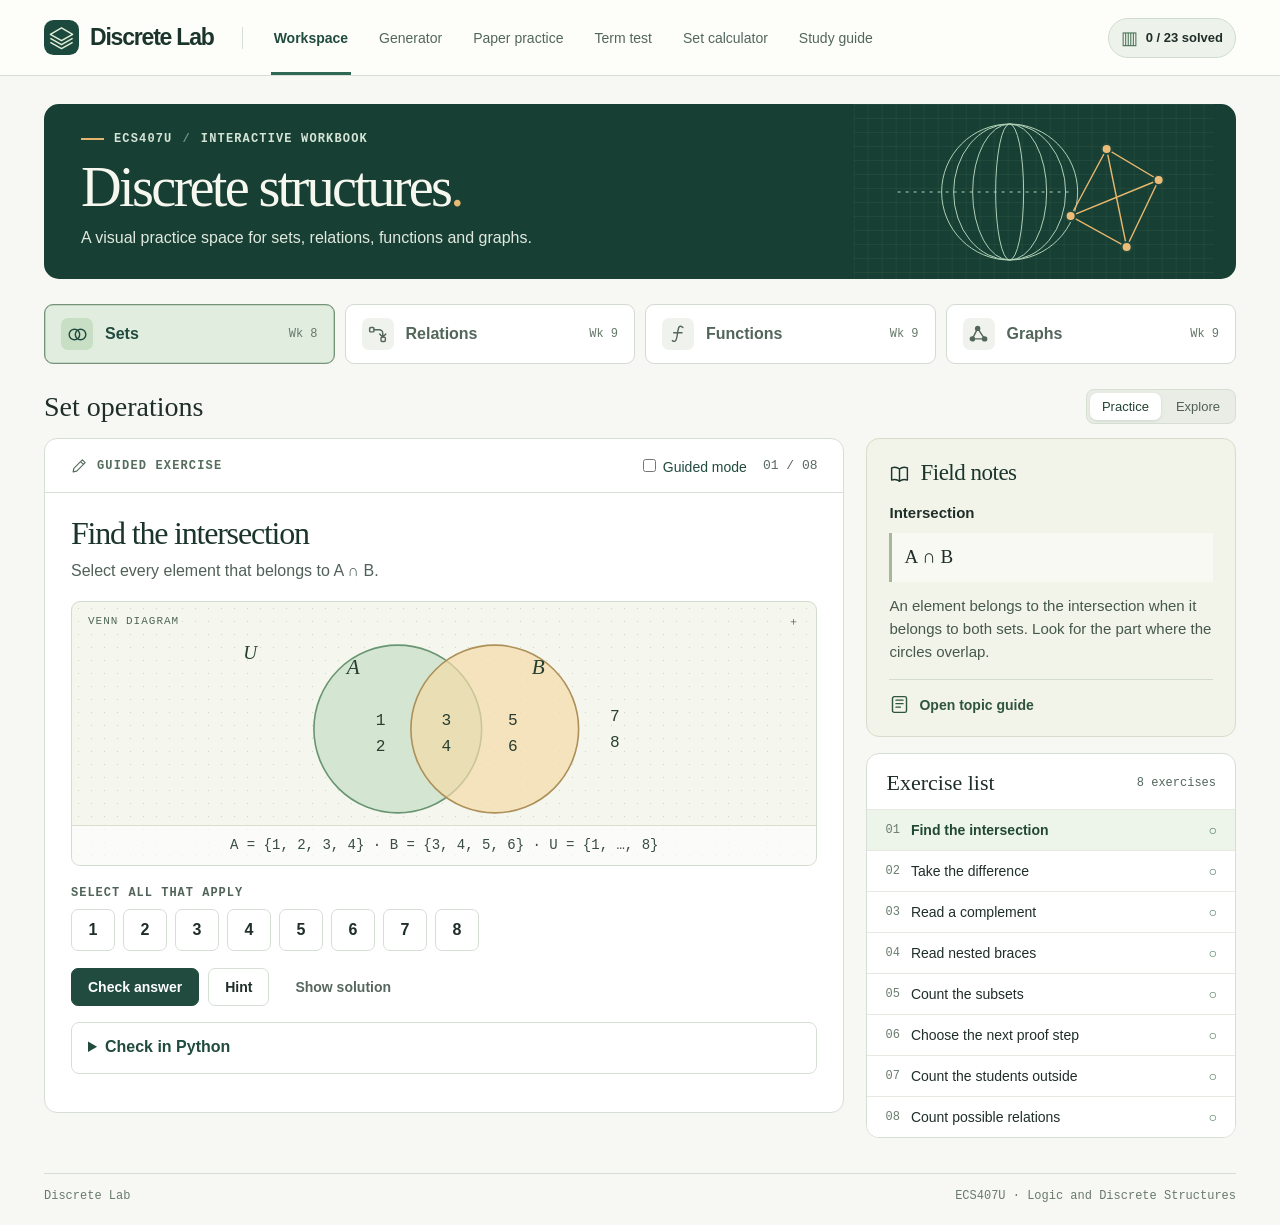
<file: index.html>
<!doctype html>
<html lang="en-GB">
<head>
<meta charset="utf-8"><meta http-equiv="Content-Security-Policy" content="default-src 'none'; script-src 'self'; style-src 'self'; img-src 'self'; base-uri 'none'; form-action 'none'"><meta name="referrer" content="no-referrer"><meta name="viewport" content="width=device-width,initial-scale=1">
<meta name="theme-color" content="#173f35"><meta name="description" content="Explore discrete mathematics with diagrams and guided exercises for ECS407U.">
<title>Discrete Lab · ECS407U</title><link rel="icon" href="./mark.svg"><link rel="stylesheet" href="./style.css?v=sets-2">
</head>
<body>
<header><div class="top wrap"><a href="./" class="brand"><img src="./mark.svg" alt="">Discrete Lab</a><div class="divider"></div><nav aria-label="Main navigation"><button id="practice" aria-current="page">Workspace</button><a id="generate" href="./?generator=1">Generator</a><a href="./paper.html">Paper practice</a><a href="./term-test.html">Term test</a><a href="./sets.html">Set calculator</a><button id="guide">Study guide</button></nav><button id="progress" class="progress"><span class="baricon" aria-hidden="true">▥</span><span id="total"></span></button></div></header>
<main class="wrap">
<section class="hero"><div class="herocopy"><div class="eyebrow"><span class="goldline"></span>ECS407U <span class="sep">/</span> INTERACTIVE WORKBOOK</div><h1>Discrete structures<span>.</span></h1><p>A visual practice space for sets, relations, functions and graphs.</p></div>
<svg class="heroart" viewBox="0 0 360 175" aria-hidden="true"><defs><pattern id="fine" width="14" height="14" patternUnits="userSpaceOnUse"><path d="M14 0H0V14" fill="none" stroke="#d7ead7" stroke-opacity=".13" stroke-width=".8"/></pattern></defs><rect width="360" height="175" fill="url(#fine)"/><g fill="none"><g stroke="#afcfb6" stroke-width="1"><ellipse cx="156" cy="88" rx="68" ry="68"/><ellipse cx="156" cy="88" rx="56" ry="68"/><ellipse cx="156" cy="88" rx="37" ry="68"/><ellipse cx="156" cy="88" rx="14" ry="68"/></g><g stroke="#e8b76e" stroke-width="1.4"><path d="m217 112 36-67 52 31-32 67-56-31 88-36m-52-31 20 98"/></g><g fill="#ecbd78" stroke="#21483d" stroke-width="2"><circle cx="217" cy="112" r="5"/><circle cx="253" cy="45" r="5"/><circle cx="305" cy="76" r="5"/><circle cx="273" cy="143" r="5"/></g><path d="M44 88h174" stroke="#abcab2" stroke-dasharray="3 5"/></g></svg></section>
<div id="app"></div>
<footer><span>Discrete Lab</span><span>ECS407U · Logic and Discrete Structures</span></footer>
</main>
<dialog id="modal"><div class="modalhead"><h2 id="modalTitle"></h2><button id="close" aria-label="Close dialog">✕</button></div><div id="modalBody"></div></dialog>
<script type="module" src="./app.js?v=sets-2"></script></body></html>
</file>
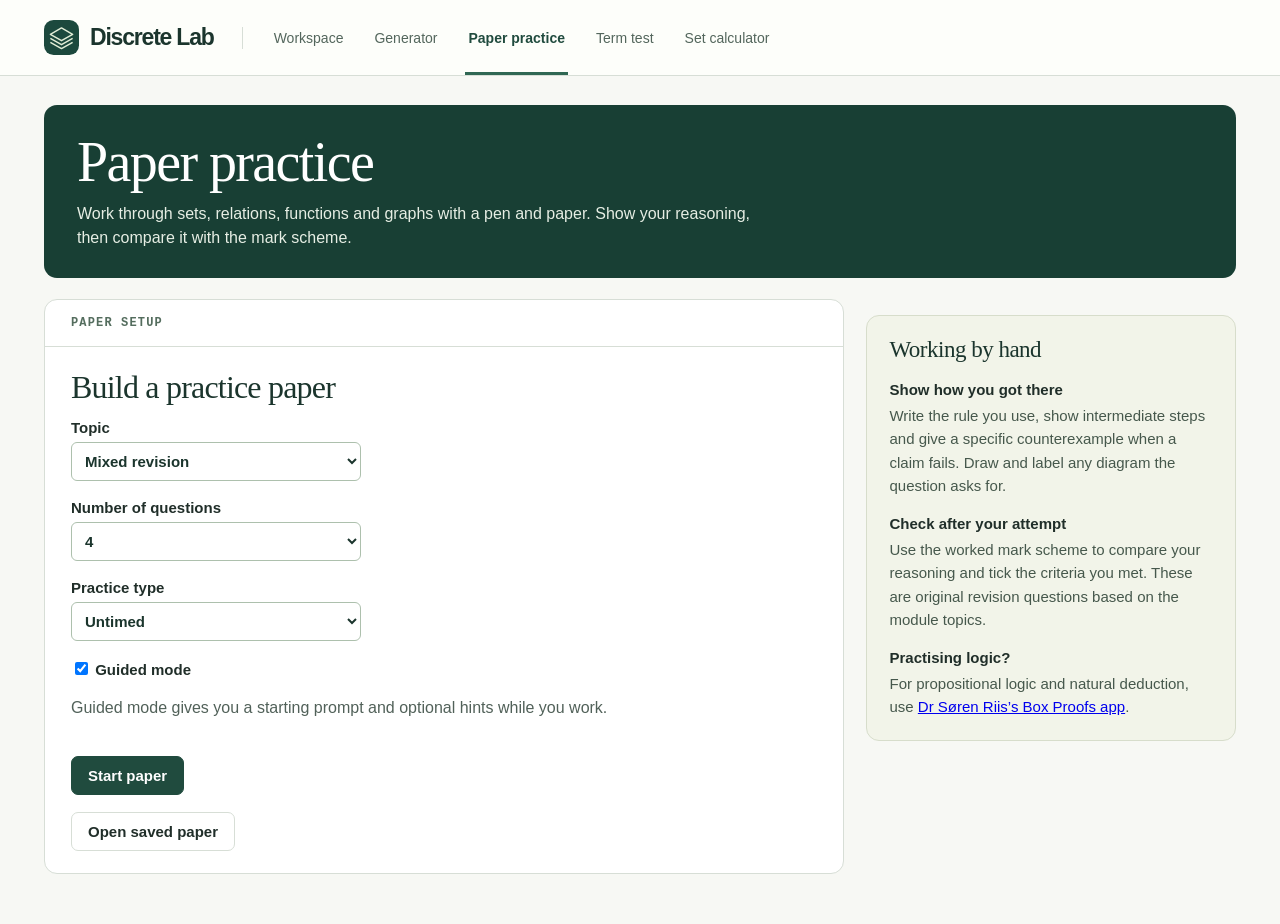
<file: paper.html>
<!doctype html>
<html lang="en-GB">
<head>
<meta charset="utf-8"><meta http-equiv="Content-Security-Policy" content="default-src 'none'; script-src 'self'; style-src 'self'; img-src 'self'; base-uri 'none'; form-action 'none'"><meta name="referrer" content="no-referrer"><meta name="viewport" content="width=device-width, initial-scale=1">
<meta name="theme-color" content="#173f35">
<meta name="description" content="Practise ECS407U discrete structures by hand with printable question papers and worked mark schemes.">
<title>Paper practice · Discrete Lab</title>
<link rel="icon" href="./mark.svg">
<link rel="stylesheet" href="./style.css?v=sets-2">
<link rel="stylesheet" href="./paper.css">
<script type="module" src="./paper.js?v=sets-2"></script>
</head>
<body>
<header><div class="top wrap"><a href="./" class="brand"><img src="./mark.svg" alt="">Discrete Lab</a><div class="divider"></div><nav aria-label="Main navigation"><a href="./">Workspace</a><a href="./?generator=1">Generator</a><a href="./paper.html" aria-current="page">Paper practice</a><a href="./term-test.html">Term test</a><a href="./sets.html">Set calculator</a></nav></div></header>
<main id="paperApp" class="wrap">
<section class="paper-hero"><h1>Paper practice</h1><p>Work through sets, relations, functions and graphs with a pen and paper. Show your reasoning, then compare it with the mark scheme.</p></section>
<div id="paperView"></div>
<noscript><p>Enable JavaScript to build, print and self-mark a practice paper.</p></noscript>
</main>
<section id="paperPrint" hidden></section>
</body>
</html>
</file>
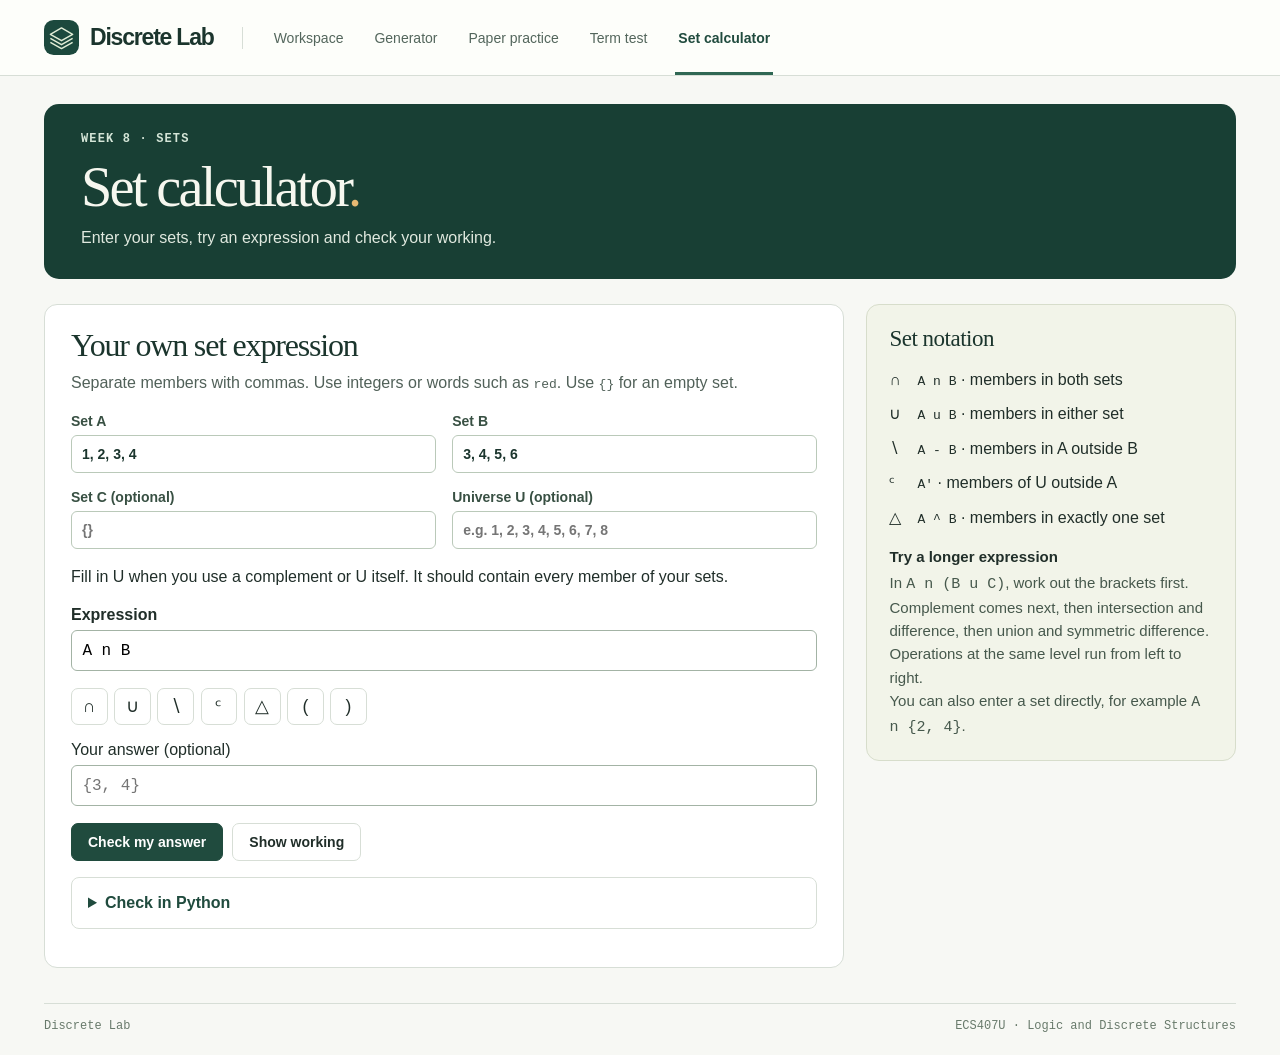
<file: sets.html>
<!doctype html>
<html lang="en-GB">
<head><meta charset="utf-8"><meta http-equiv="Content-Security-Policy" content="default-src 'none'; script-src 'self'; style-src 'self'; img-src 'self'; base-uri 'none'; form-action 'none'"><meta name="referrer" content="no-referrer"><meta name="viewport" content="width=device-width,initial-scale=1"><title>Your own set expression · Discrete Lab</title><link rel="icon" href="./mark.svg"><link rel="stylesheet" href="./style.css?v=sets-2"><script type="module" src="./set-workspace.js"></script></head>
<body>
<header><div class="top wrap"><a href="./" class="brand"><img src="./mark.svg" alt="">Discrete Lab</a><div class="divider"></div><nav aria-label="Main navigation"><a href="./">Workspace</a><a href="./?generator=1">Generator</a><a href="./paper.html">Paper practice</a><a href="./term-test.html">Term test</a><a href="./sets.html" aria-current="page">Set calculator</a></nav></div></header>
<main class="wrap">
<section class="hero"><div class="herocopy"><div class="eyebrow">Week 8 · Sets</div><h1>Set calculator<span>.</span></h1><p>Enter your sets, try an expression and check your working.</p></div></section>
<div class="workspace"><section class="panel"><div class="panelbody">
<form id="setForm"><h2>Your own set expression</h2>
<p id="membersHelp" class="prompt">Separate members with commas. Use integers or words such as <code>red</code>. Use <code>{}</code> for an empty set.</p>
<div class="formgrid">
<label>Set A<input name="A" value="1, 2, 3, 4" maxlength="1500"></label>
<label>Set B<input name="B" value="3, 4, 5, 6" maxlength="1500"></label>
<label>Set C (optional)<input name="C" placeholder="{}" maxlength="1500"></label>
<label>Universe U (optional)<input name="U" placeholder="e.g. 1, 2, 3, 4, 5, 6, 7, 8" maxlength="1500"></label></div>
<p>Fill in U when you use a complement or U itself. It should contain every member of your sets.</p>
<label for="expression"><strong>Expression</strong></label>
<input id="expression" class="set-input" name="expression" value="A n B" maxlength="200" autocomplete="off" spellcheck="false">
<div id="symbols" class="actions" role="group" aria-label="Insert a set symbol"></div>
<label for="myAnswer">Your answer (optional)</label><input id="myAnswer" name="answer" class="set-input" placeholder="{3, 4}" maxlength="1500">
<div class="actions"><button class="primary" type="submit" value="check">Check my answer</button><button class="secondary" type="submit" value="solve">Show working</button></div></form>
<p id="status" role="status"></p><div id="working"></div></div></section>
<aside class="notes"><div class="notetitle">Set notation</div>
<dl class="set-key"><dt>∩</dt><dd><code>A n B</code> · members in both sets</dd><dt>∪</dt><dd><code>A u B</code> · members in either set</dd><dt>∖</dt><dd><code>A - B</code> · members in A outside B</dd><dt>ᶜ</dt><dd><code>A'</code> · members of U outside A</dd><dt>△</dt><dd><code>A ^ B</code> · members in exactly one set</dd></dl>
<h3>Try a longer expression</h3><p>In <code>A n (B u C)</code>, work out the brackets first. Complement comes next, then intersection and difference, then union and symmetric difference. Operations at the same level run from left to right.</p>
<p>You can also enter a set directly, for example <code>A n {2, 4}</code>.</p></aside></div>
<noscript><p>Enable JavaScript to work out set expressions.</p></noscript>
<footer><span>Discrete Lab</span><span>ECS407U · Logic and Discrete Structures</span></footer></main></body></html>
</file>
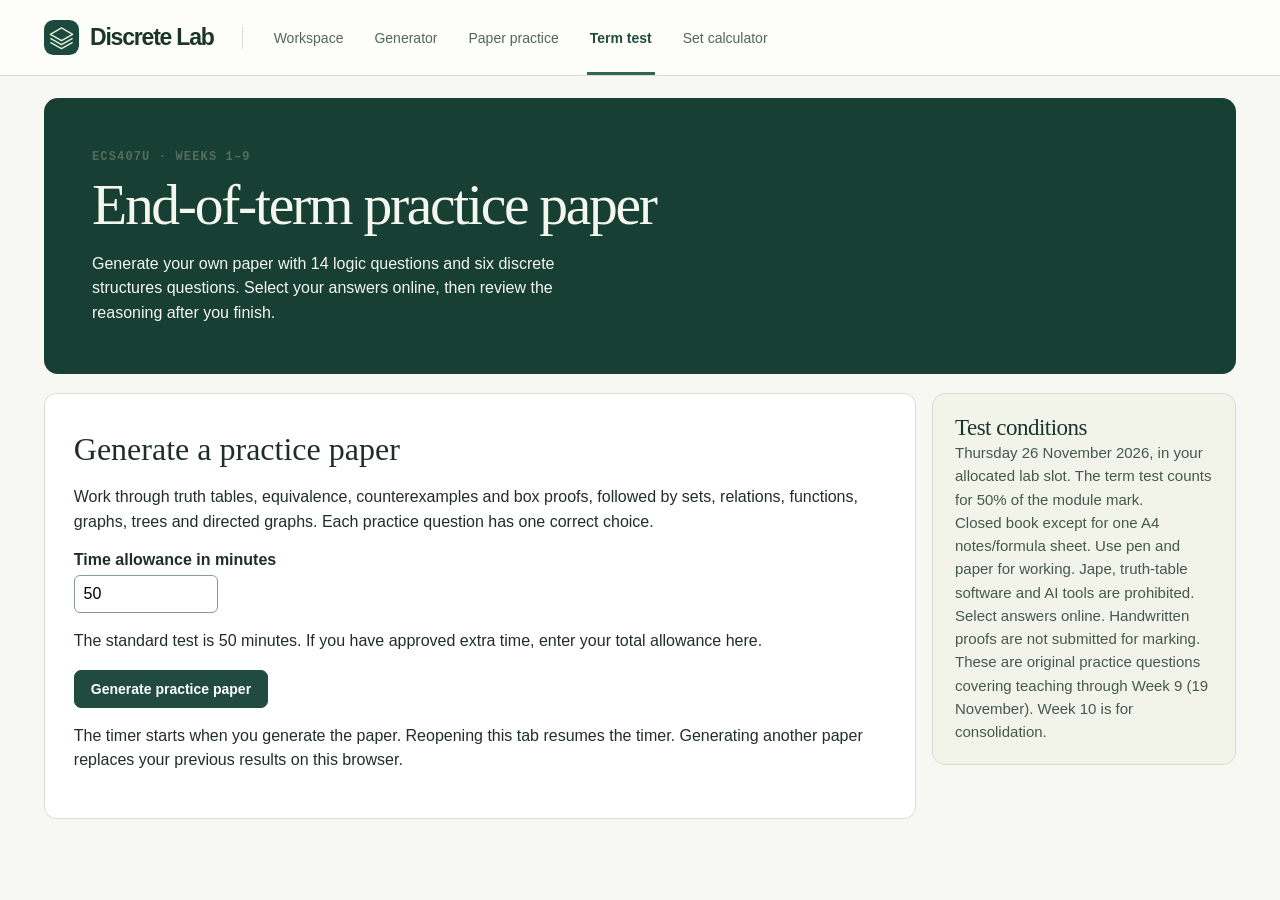
<file: term-test.html>
<!doctype html>
<html lang="en-GB">
<head>
<meta charset="utf-8"><meta http-equiv="Content-Security-Policy" content="default-src 'none'; script-src 'self'; style-src 'self'; img-src 'self'; base-uri 'none'; form-action 'none'"><meta name="referrer" content="no-referrer"><meta name="viewport" content="width=device-width,initial-scale=1">
<meta name="theme-color" content="#173f35"><title>Term test practice · Discrete Lab</title>
<link rel="icon" href="./mark.svg"><link rel="stylesheet" href="./style.css?v=sets-2"><link rel="stylesheet" href="./term-test.css">
<script type="module" src="./term-test.js"></script>
</head>
<body>
<header><div class="top wrap"><a href="./" class="brand"><img src="./mark.svg" alt="">Discrete Lab</a><div class="divider"></div>
<nav aria-label="Main navigation"><a href="./">Workspace</a><a href="./?generator=1">Generator</a><a href="./paper.html">Paper practice</a><a href="./term-test.html" aria-current="page">Term test</a><a href="./sets.html">Set calculator</a></nav></div></header>
<main class="wrap" id="exam"><div id="examView"></div><noscript><p>Enable JavaScript to generate and sit a practice paper.</p></noscript></main>
</body></html>
</file>
<file: style.css>
:root{font-family:"DM Sans",Inter,Arial,sans-serif;color:#202e29;background:#f7f8f4;font-synthesis:none;--green:#204b3e;--ink:#1b352d;--rule:#d7ded6;--muted:#53665c;--mono:"IBM Plex Mono","Courier New",monospace;--serif:Georgia,"Times New Roman",serif}
*{box-sizing:border-box}body{margin:0}button,select{font:inherit;color:inherit}button,a{touch-action:manipulation}button{cursor:pointer}button:focus-visible,a:focus-visible,summary:focus-visible,select:focus-visible{outline:3px solid #b26a18;outline-offset:3px}button:disabled{cursor:default;opacity:.45}button{border:1px solid var(--rule);background:white;border-radius:7px}header{background:#fdfefa;border-bottom:1px solid var(--rule)}.wrap{width:min(1232px,calc(100% - 88px));margin:auto}.top{display:flex;align-items:center;gap:28px;min-height:75px}.brand{display:flex;align-items:center;gap:11px;font-size:23px;font-weight:700;letter-spacing:-1.2px;color:var(--ink);text-decoration:none}.brand img{width:35px;height:35px}.divider{width:1px;height:22px;background:var(--rule)}nav{display:flex;align-self:stretch;gap:25px}nav :is(button,a){background:none;border:0;border-radius:0;color:var(--muted);font-size:14px;padding:0 3px;position:relative}nav [aria-current=page]{font-weight:700;color:var(--green)}nav [aria-current=page]:after{content:"";position:absolute;height:3px;background:#2f6753;bottom:0;left:0;right:0}.progress{margin-left:auto;display:flex;align-items:center;gap:8px;font-size:13px;font-weight:600;padding:8px 12px;background:#edf3ea;border-color:#d0ddce;border-radius:20px}.baricon{font-size:18px;color:#406b50}
.hero{position:relative;overflow:hidden;border-radius:15px;background:#183f34;color:#f6f7ef;margin:28px 0 25px;display:flex;align-items:center;min-height:175px}.herocopy{position:relative;z-index:1;padding:28px 37px}.heroart{height:100%;width:34%;position:absolute;right:0;top:0;object-fit:cover}.eyebrow,.kicker,.smallcap{font:600 12px var(--mono);letter-spacing:1.15px;text-transform:uppercase}.hero .eyebrow{display:flex;align-items:center;gap:10px;color:#d4e5d7}.goldline{width:23px;height:2px;background:#e4b46f}.sep{opacity:.5}.hero h1{font:normal clamp(42px,4.4vw,65px)/1.04 var(--serif);letter-spacing:-2.7px;margin:12px 0 9px}.hero h1 span{color:#e7b973}.hero p{font-size:16px;line-height:1.55;margin:0;color:#e0e9df}
.tabs{display:grid;grid-template-columns:repeat(4,1fr);gap:10px;margin-bottom:25px}.tab{display:flex;align-items:center;text-align:left;gap:12px;padding:13px 16px;border-color:#d3dbd2;border-radius:9px;color:var(--muted);font-weight:600}.tab .iconbox{width:32px;height:32px;display:grid;place-items:center;border-radius:7px;background:#f0f3ed}.tab.active{color:var(--green);background:#e1edde;border-color:#749379;box-shadow:inset 0 0 0 .35px #749379}.tab.active .iconbox{background:#c8dfc5}.tab small{margin-left:auto;font:12px var(--mono);color:#65786a}.icon{height:21px;width:21px;vertical-align:middle;flex-shrink:0}.workspace{display:grid;grid-template-columns:minmax(0,1fr) minmax(260px,31%);gap:22px;align-items:start}.panel,.notes,.library,.guidecard{border:1px solid var(--rule);border-radius:13px;background:#fff;overflow:hidden}.panelhead,.panelbody{padding:22px 26px}.panelhead{border-bottom:1px solid var(--rule);display:flex;justify-content:space-between;align-items:center;padding-top:16px;padding-bottom:16px}.kicker,.smallcap{color:#546d5e}.panelhead .kicker{display:flex;align-items:center;gap:9px}.panelhead .kicker .icon{width:17px}.counter{font:13px var(--mono);color:#58685e}.panelbody h2,.guide h2{font:normal clamp(28px,2.5vw,38px)/1.13 var(--serif);letter-spacing:-1.2px;color:var(--ink);margin:0 0 8px}.prompt{line-height:1.55;color:#516159;margin:0 0 17px}.board{background-color:#f5f7ef;background-image:radial-gradient(#c9d4c3 .85px,transparent .85px);background-size:13px 13px;border:1px solid #d3dbcc;border-radius:9px;overflow:hidden}.boardtop{display:flex;align-items:center;justify-content:space-between;gap:8px;padding:12px 16px 0;color:#516856;font:11px var(--mono);text-transform:uppercase;letter-spacing:1px}.board svg.fig{display:block;width:100%;height:196px}.board .legend{background:#ffffffa6;border-top:1px solid #d7dece;color:#394c41;padding:9px 14px;text-align:center;font:14px/1.5 var(--mono);overflow-wrap:anywhere}.answerlabel{display:block;margin:20px 0 9px;font:600 12px var(--mono);letter-spacing:1px;text-transform:uppercase;color:#52645a}.choices{display:flex;gap:8px;flex-wrap:wrap}.choice{min-width:44px;padding:9px 14px;font-weight:550;line-height:1.35}.choice[aria-pressed=true],.switcher [aria-pressed=true]{background:#deebde;border-color:#64896d;color:#163e2c;box-shadow:inset 0 0 0 .6px #64896d}.actions{margin-top:17px;display:flex;flex-wrap:wrap;gap:9px;align-items:center}.primary,.secondary,.ghost{padding:10px 16px;font-size:14px;font-weight:600}.primary{background:var(--green);color:white;border:1px solid var(--green)}.secondary{background:white}.ghost{border-color:transparent;color:#57675f;background:transparent}.notes{background:#f2f4e9;border-color:#d7ddcb;padding:21px 22px}.notetitle{display:flex;align-items:center;gap:10px;font:normal 23px var(--serif);color:var(--ink);letter-spacing:-.5px}.notes h3{font-size:15px;margin:18px 0 6px}.notes p,.library p,.guide p,.modalcopy{font-size:15px;line-height:1.55;color:#46584c;margin:0}.formula{font:19px/1.5 var(--serif);padding:10px 12px;border-left:3px solid #a7b79a;background:#ffffff70;margin:12px 0}.guidebtn{background:transparent;border:0;border-top:1px solid #d4dccb;border-radius:0;padding:14px 0 0;margin-top:16px;color:#30553f;font-size:14px;font-weight:650;display:flex;gap:9px;align-items:center;width:100%}.library{margin-top:16px}.libhead{display:flex;justify-content:space-between;align-items:center;padding:16px 19px 13px}.libhead h3{font:normal 22px var(--serif);margin:0}.libhead small{font:12px var(--mono);color:var(--muted)}.qrow{border:0;border-top:1px solid #e5e9e1;border-radius:0;background:white;padding:12px 18px;display:flex;gap:11px;text-align:left;align-items:center;width:100%;font-size:14px}.qrow.active{background:#edf4e9;color:#214832;font-weight:650}.qnum{font:12px var(--mono);color:#687c6c}.qstate{margin-left:auto;color:#487858}.message{margin:14px 0 0;padding:12px 14px;border-radius:6px;background:#fbf1d9;color:#594019;line-height:1.5}.message.good{background:#e6f1e1;color:#23492e}.hidden{display:none!important}.board .mat{margin:14px auto;border-collapse:collapse;background:#fbfcf6;text-align:center}.mat td,.mat th{padding:6px 13px;border:1px solid #bbcbb9}.mat th{color:#24523c;background:#e3edde}.mathcard{text-align:center;padding:40px 18px;font:normal clamp(21px,2.6vw,32px)/1.55 var(--serif);white-space:pre-line;color:#284b38}.textfig{font-family:var(--mono);font-size:14px}.guidecard{padding:24px;margin:15px 0}.guide details{padding:12px 0;border-top:1px solid var(--rule)}summary{cursor:pointer;font-weight:600}.guide details p{margin:8px 0}.guide .formula{background:#f2f5ed}.switcher{display:flex;flex-wrap:wrap;gap:7px;margin-top:14px}.switcher button{padding:8px 12px}.sectionhead{display:flex;align-items:center;justify-content:space-between;margin-bottom:14px;gap:12px}.sectionhead h2{font:normal 28px var(--serif);margin:0}.minitabs{display:flex;background:#e9ede6;border:1px solid #d7dfd3;padding:3px;border-radius:8px;gap:3px}.minitabs button{border:0;background:transparent;font-size:13px;padding:6px 12px;color:#516055}.minitabs button.selected{background:#fff;color:#234333;box-shadow:0 1px 3px #27463020}.explore label{display:block;margin:12px 0}.explore select{background:#fff;border:1px solid var(--rule);padding:5px;border-radius:4px}.explore input{accent-color:#2f634d}.explore output{display:block}.explorefieldset{border:0;padding:0;margin:12px 0;display:flex;gap:12px;flex-wrap:wrap}.explorefieldset label{margin:0}.matrixbtn{min-width:36px;height:31px;color:#1b4c32}.matrixbtn[aria-pressed=true]{background:#deecda}.inlinecode{font:14px var(--mono)}footer{display:flex;justify-content:space-between;gap:10px;margin:35px 0 22px;padding-top:15px;border-top:1px solid var(--rule);font:12px var(--mono);color:#687a6b}dialog{width:min(470px,92vw);max-height:80vh;padding:23px;border:1px solid #becbbd;border-radius:12px;color:var(--ink)}dialog::backdrop{background:#152c2199}.modalhead{display:flex;align-items:center;justify-content:space-between;margin-bottom:14px}.modalhead h2{font:normal 28px var(--serif);margin:0}.modalhead button{padding:6px 9px}.prow{padding:12px 0;border-top:1px solid var(--rule);display:flex;align-items:center;justify-content:space-between}.progressfill{appearance:none;display:block;width:100%;height:6px;border:0;border-radius:6px;background:#e3eadd;overflow:hidden}.progressfill::-webkit-progress-bar{background:#e3eadd}.progressfill::-webkit-progress-value{background:#547f5e}.progressfill::-moz-progress-bar{background:#547f5e}.modalcopy{margin-bottom:16px}button:hover:not(:disabled){filter:brightness(.965)}@media(min-width:1550px){.wrap{max-width:1280px}}
@media(max-width:930px){.wrap{width:calc(100% - 40px)}.tab{padding:10px;gap:7px}.tab small{display:none}.heroart{width:29%}.workspace{grid-template-columns:minmax(0,1fr) 255px;gap:15px}.panelbody,.panelhead{padding-left:18px;padding-right:18px}.notes{padding:17px}.hero .herocopy{padding-left:27px}.hero p{max-width:500px}}
@media(max-width:700px){.wrap{width:calc(100% - 28px)}.top{gap:12px;min-height:60px;flex-wrap:wrap}.brand{font-size:19px;gap:6px}.brand img{width:30px;height:30px}.divider{display:none}nav{gap:8px}nav :is(button,a){font-size:13px}.progress{font-size:12px;padding:6px 8px}.baricon{display:none}.hero{min-height:148px;margin:16px 0}.hero .herocopy{padding:21px}.hero h1{font-size:42px;letter-spacing:-2px}.hero p{font-size:14px;max-width:75%}.heroart{right:-6%;width:36%;opacity:.45}.hero .eyebrow{font-size:10px}.tabs{grid-template-columns:repeat(2,1fr);gap:6px;margin-bottom:17px}.tab{font-size:14px}.tab .iconbox{width:25px;height:25px}.workspace{grid-template-columns:1fr}.sectionhead h2{font-size:24px}.board svg.fig{height:177px}.sectionhead{margin-bottom:10px}.notes{margin-top:1px}.panelbody{padding:17px}.panelhead{padding:12px 17px}footer{font-size:10px}.sectionhead .minitabs button{padding:6px 9px}}@media(max-width:410px){.top{gap:8px}.progress{padding:5px 6px}.brand{font-size:17px}.heroart{display:none}.hero p{max-width:100%}.eyebrow{letter-spacing:.65px}}
.formgrid{display:grid;grid-template-columns:1fr 1fr;gap:16px}.formgrid label{font-size:14px;font-weight:600;color:#385043}.formgrid label span{font-weight:400;color:var(--muted)}.formgrid input,.formgrid select,.numanswer{display:block;margin-top:6px;width:100%;padding:10px;border-radius:6px;border:1px solid #bac9b9;background:white;font:inherit;color:var(--ink)}.numanswer{max-width:260px}.formgrid input:focus-visible,.numanswer:focus-visible{outline:2px solid #799779}.genpaging{display:flex;gap:12px;justify-content:space-between;margin-top:20px;padding-top:15px;border-top:1px solid var(--rule)}.model{border:1px solid #cfdcca;border-radius:8px;background:#f4f7ed;padding:15px;margin-top:16px}.model ol{padding-left:22px}.model li{line-height:1.55;margin:8px 0}.genlist .listbody{max-height:420px;overflow:auto}.seed,#shareStatus{overflow-wrap:anywhere}.notes .seed{margin-top:8px}.notes #shareStatus{margin-top:8px}.generatorform .actions{margin-top:22px}.genpaging button{font-size:13px}#printset{display:none}
@media(max-width:600px){.top{display:grid;grid-template-columns:1fr auto;gap:0;padding-top:9px}.top nav{grid-row:2;grid-column:1/-1;gap:22px}.top nav :is(button,a){padding:10px 0}.progress{grid-row:1;grid-column:2}.formgrid{gap:10px}.sectionhead .secondary{font-size:12px;padding:8px}.genlist .listbody{max-height:250px}}
@media print{body:has(#printset)>:not(#printset){display:none!important}#printset{display:block;color:#111;font:12pt Georgia,serif}#printset article{break-inside:avoid;margin:20px 0}#printset h1{font-size:22pt}#printset h2{font-size:16pt}#printset .board{max-width:550px}#printset .fig{height:125px}#printset .mathcard{padding:12px;font-size:16pt}#printset .boardtop{padding-top:5px}#printset .legend{font-size:10pt}#printset .mat td,#printset .mat th{padding:2px 8px}}

nav a { display: inline-flex; align-items: center; text-decoration: none; }
.practice-controls{display:flex;align-items:center;flex-wrap:wrap;justify-content:flex-end;gap:8px 16px}
.guided-toggle{font-size:14px;white-space:nowrap;color:var(--green)}
.guided-toggle input{accent-color:var(--green)}
@media(max-width:410px){.top nav{gap:12px}.top nav :is(button,a){font-size:12px}}

.top nav {flex-wrap:wrap}
.set-input {display:block;margin:.4rem 0 1rem;width:100%;padding:.65rem;border:1px solid #a3b3a5;border-radius:6px;font:1rem var(--mono)}
.set-key {display:grid;grid-template-columns:max-content 1fr;gap:.65rem 1rem;line-height:1.5}
.set-key dt {font-weight:bold}.set-key dd {margin:0}
#symbols {gap:.4rem;margin-bottom:1rem}
#symbols button {font-size:1.1rem;min-width:2.3rem;min-height:2.3rem}
#setForm p,.set-steps,.python-panel {line-height:1.55}
#status:not(:empty){background:#edf4ed;padding:.75rem 1rem;border-left:3px solid var(--green);overflow-wrap:anywhere}
.python-panel {margin:1rem 0;padding:.8rem 1rem;border:1px solid var(--rule);border-radius:8px}
.python-panel summary {font-weight:650;color:var(--green);cursor:pointer}
.python-panel pre {background:#f2f5ef;padding:.8rem;overflow:auto;line-height:1.5;font-size:.9rem}
.python-panel li+li,.set-steps li+li {margin-top:.45rem}
.workspace > *{min-width:0}
@media(max-width:600px){.top nav{column-gap:13px}}

.generator-summary{margin-top:12px}
.guide-heading{margin:10px 0 14px}
[data-venn]{cursor:pointer}
</file>
<file: paper.css>
.paper-hero{margin:29px 0 21px;padding:27px 33px;border-radius:13px;background:#183f34;color:#fff}
.paper-hero h1{font:normal clamp(36px,5vw,56px)/1.1 var(--serif);margin:0 0 8px;letter-spacing:-1.6px}
.paper-hero p{max-width:680px;margin:0;color:#e6eee4;line-height:1.55}
.paper-layout{margin-bottom:25px}
.paper-page h2,.paper-page h3{font-family:var(--serif);font-weight:400}
.paper-page h2{color:var(--ink);font-size:32px;margin:0 0 14px;letter-spacing:-.8px}
.paper-page h3{font-size:22px;margin:20px 0 8px}
.paper-page p{line-height:1.55}
.paper-page label,.paper-page button,.paper-sidebar button{font-size:15px}
.paper-page .prompt{max-width:68ch}
.paper-panelhead{gap:10px;flex-wrap:wrap}
.paper-status{font-size:14px;font-weight:600;color:var(--green)}
.paper-form{display:grid;gap:18px;max-width:540px}
.paper-form label{display:block;font-weight:600}
.paper-form select,.paper-form input[type=number]{display:block;width:100%;max-width:290px;margin-top:6px;border:1px solid #adc0ad;border-radius:6px;background:#fff;color:var(--ink);font:inherit;padding:9px}
.paper-form .actions{margin-top:0}
.paper-sidebar .library:first-child{margin-top:0}
.paper-sidebar .qrow[aria-current=true]{background:#e7f1e6;color:var(--green);font-weight:700}
.paper-given{padding:12px 15px;background:#f2f5ee;border:1px solid #d7e0d4;border-radius:8px}
.paper-given p{margin:0 0 4px;line-height:1.55}
.paper-given p:last-child{margin-bottom:0}
.paper-tasks{padding-left:1.65rem;line-height:1.6}
.paper-tasks li{padding-left:4px;margin:7px 0}
.paper-marklist{padding-left:1.6rem;line-height:1.55}
.paper-marklist li{margin:10px 0}
.paper-marklist label{display:flex;gap:9px;align-items:baseline}
.paper-marklist input{accent-color:#204b3e;flex:none}
.paper-print-marks{float:right;font-weight:400;font-size:14px;margin-left:12px}
.paper-keys{font-size:13px;color:var(--muted)}
.paper-hint ol{margin:7px 0 0;padding-left:22px}
.paper-header-actions{margin:0 0 16px}
.paper-layout .notes{margin-top:16px}
#paperApp{padding-bottom:25px}
#paperPrint{display:none}
@media(max-width:600px){.paper-hero{margin-top:16px;padding:21px}.paper-page h2{font-size:28px}.paper-layout .notes{margin-top:10px}}
@media print{
 @page{size:A4;margin:15mm}
 body.paper-print header,body.paper-print #paperApp{display:none!important}
 body.paper-print #paperPrint:not([hidden]){display:block;color:#111;font:11pt/1.45 Arial,sans-serif}
 #paperPrint h1{font-size:20pt;margin:.1em 0}
 #paperPrint h2{font-size:13pt;margin:0 0 6px}
 #paperPrint article{break-inside:avoid;margin:0 0 8mm}
 #paperPrint .paper-given{padding:7px;border-color:#bbb;background:#fff}
 #paperPrint .paper-tasks{margin:6px 0}
 #paperPrint .writing-line{height:9mm;border-bottom:1px solid #ccc}
}
.paper-form [hidden]{display:none}
.paper-diagram{margin:14px 0}
.paper-diagram svg{width:min(100%,360px);height:auto;display:block}
.paper-diagram figcaption{font-size:14px;margin-top:6px;color:var(--muted)}
.paper-feedback h3:first-child{margin-top:0}
.paper-review-grid{display:grid;grid-template-columns:repeat(auto-fit,minmax(min(100%,310px),1fr));gap:14px;margin-bottom:18px}
.paper-review-group{border:1px solid var(--rule);border-radius:8px;overflow:hidden}
.paper-review-group h3,.paper-review-group p{margin:12px 14px}
.paper-review-group ul{list-style:none;margin:0;padding:0}
.paper-review-group .qstate{font-size:12px;text-align:right}

@media print{#paperPrint .paper-diagram svg{max-height:42mm}#paperPrint .paper-diagram figcaption{font-size:10pt}}
</file>
<file: term-test.css>
#exam {padding-top:1.4rem;padding-bottom:3rem}
#exam h1 {font:normal clamp(2.2rem,5vw,3.6rem)/1.07 var(--serif);margin:.6rem 0 1rem;letter-spacing:-.04em}
#exam h2 {font:normal clamp(1.45rem,3vw,2rem)/1.22 var(--serif);margin:.45rem 0 .8rem}
#exam p,#exam li {line-height:1.55}
.exam-intro {background:#183f34;color:#f4f7ee;border-radius:14px;padding:clamp(1.3rem,4vw,3rem);margin-bottom:1.2rem}
.exam-intro p {max-width:58ch;margin:0}
.exam-layout {display:grid;grid-template-columns:minmax(0,1fr) minmax(13rem,19rem);gap:1rem;align-items:start}
.exam-card {padding:clamp(1rem,3vw,1.8rem);min-width:0;border-radius:12px;background:white;border:1px solid var(--rule)}
.exam-card h3 {margin:.5rem 0}
.exam-card input[type=number] {display:block;font:inherit;width:9rem;border:1px solid #879b8e;border-radius:6px;padding:.55rem;margin:.4rem 0}
#exam fieldset {border:0;padding:0;margin:1.3rem 0;min-width:0}
#exam legend {font-weight:650;margin-bottom:.6rem}
.exam-option {display:flex;align-items:baseline;gap:.7rem;border:1px solid var(--rule);border-radius:7px;padding:.65rem .85rem;margin:.45rem 0;line-height:1.45;cursor:pointer}
.exam-option:has(input:checked) {background:#eaf3ea;border-color:#49725a}
#exam input {accent-color:var(--green)}
.exam-given {background:#f0f4ed;padding:.75rem 1rem;border-radius:6px;white-space:pre-line}
.exam-proof {list-style:none;padding:0;font:1rem/1.55 var(--mono);overflow:auto}
.exam-proof li {display:grid;grid-template-columns:2ch minmax(7ch,1fr) minmax(8ch,auto);gap:.65rem;align-items:baseline}
.exam-proof .inside {border-left:2px solid #50745d;padding-left:.7rem;margin-left:.65rem}
.exam-proof .starts {border-top:1px solid #50745d;margin-top:.35rem}
.exam-proof small {font:inherit;color:#47584e}
.exam-index {display:grid;grid-template-columns:repeat(5,minmax(0,1fr));gap:.3rem}
.exam-index button {padding:.5rem .1rem;min-height:2.4rem}
.exam-index .answered {background:#e7eee4}
.exam-index [aria-current=step] {outline:2px solid var(--green)}
.exam-index .flagged {border-bottom:3px solid #a46a1c}
.exam-meta {display:flex;align-items:center;justify-content:space-between;flex-wrap:wrap;gap:.8rem;margin-bottom:1rem}
.exam-clock {font:600 1.2rem var(--mono);white-space:nowrap}
.exam-review {margin-top:.7rem}
.exam-review summary {cursor:pointer;line-height:1.45}
.exam-review .reading {color:var(--muted)}
#exam button:focus-visible,#exam input:focus-visible,#exam summary:focus-visible {outline:3px solid #a46a1c;outline-offset:2px}
@media(max-width:700px){.exam-layout{grid-template-columns:1fr}.exam-index{grid-template-columns:repeat(7,minmax(0,1fr))}}
</file>
